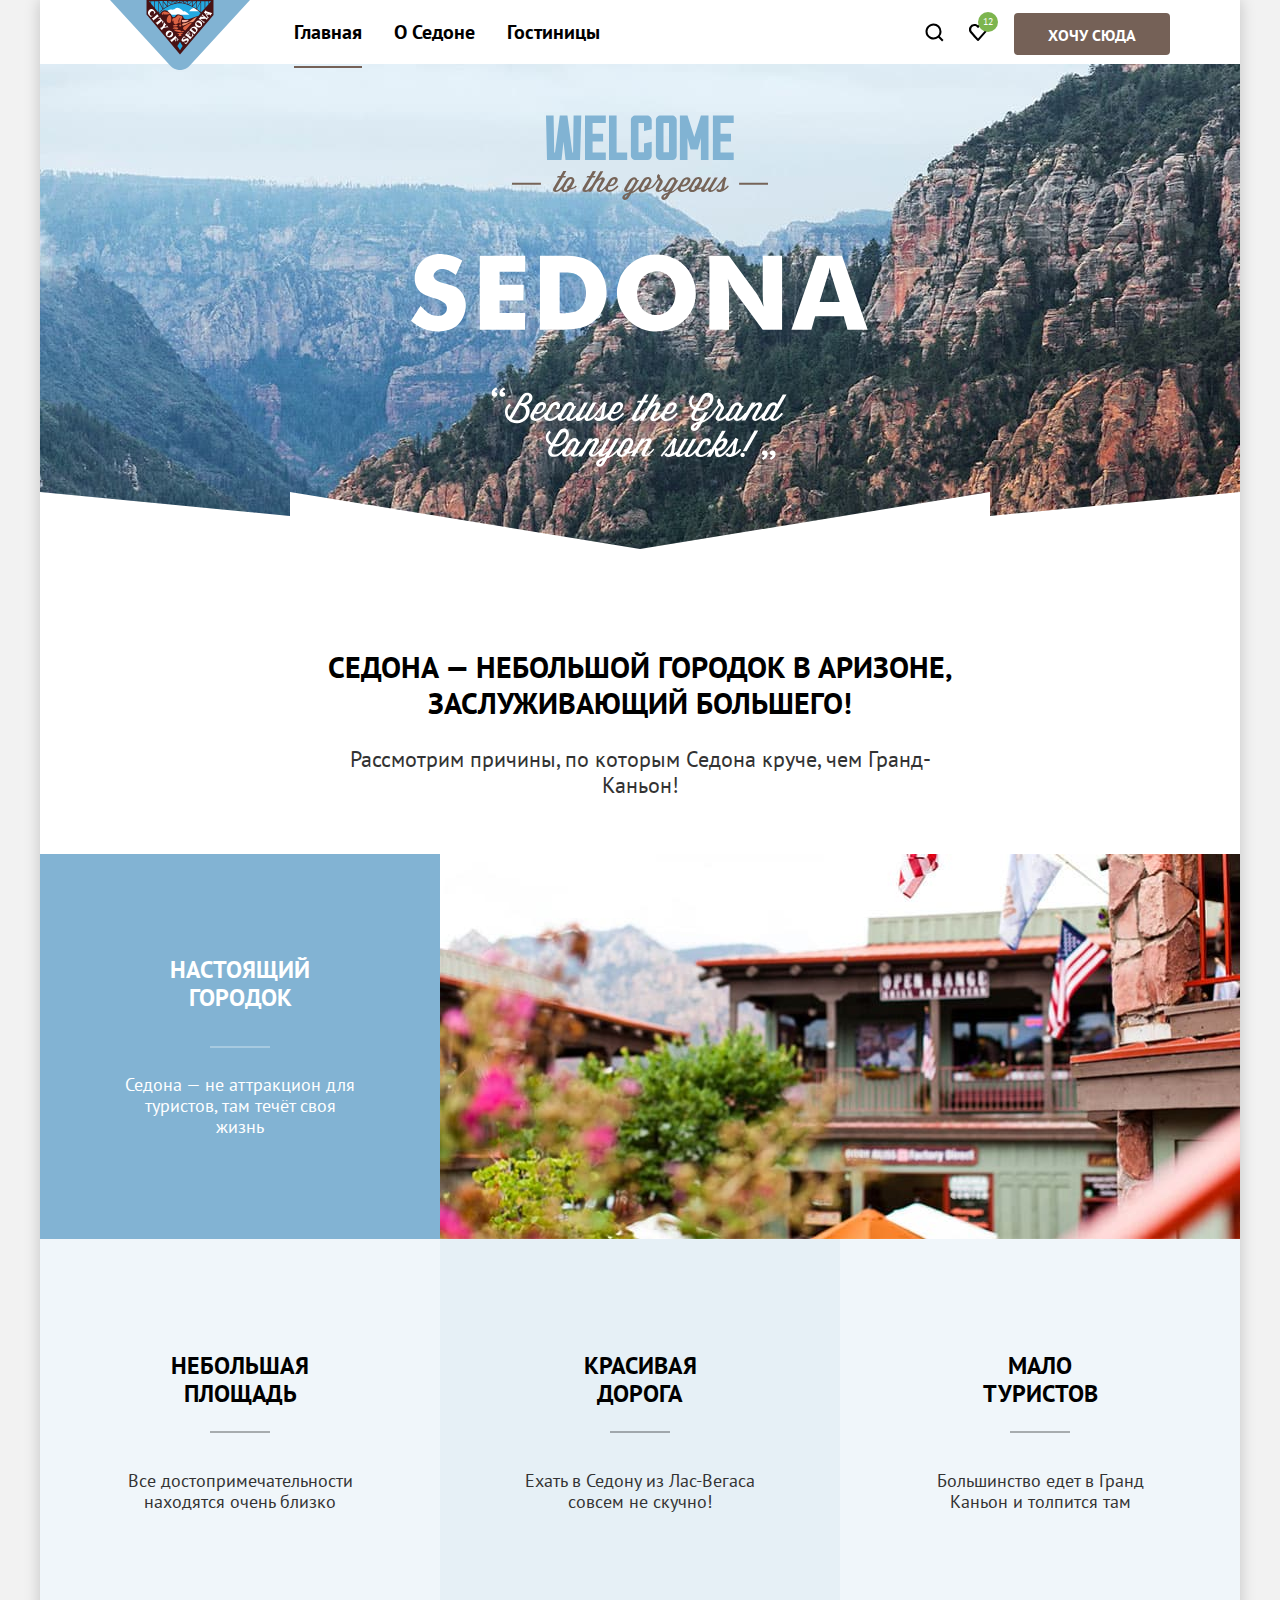
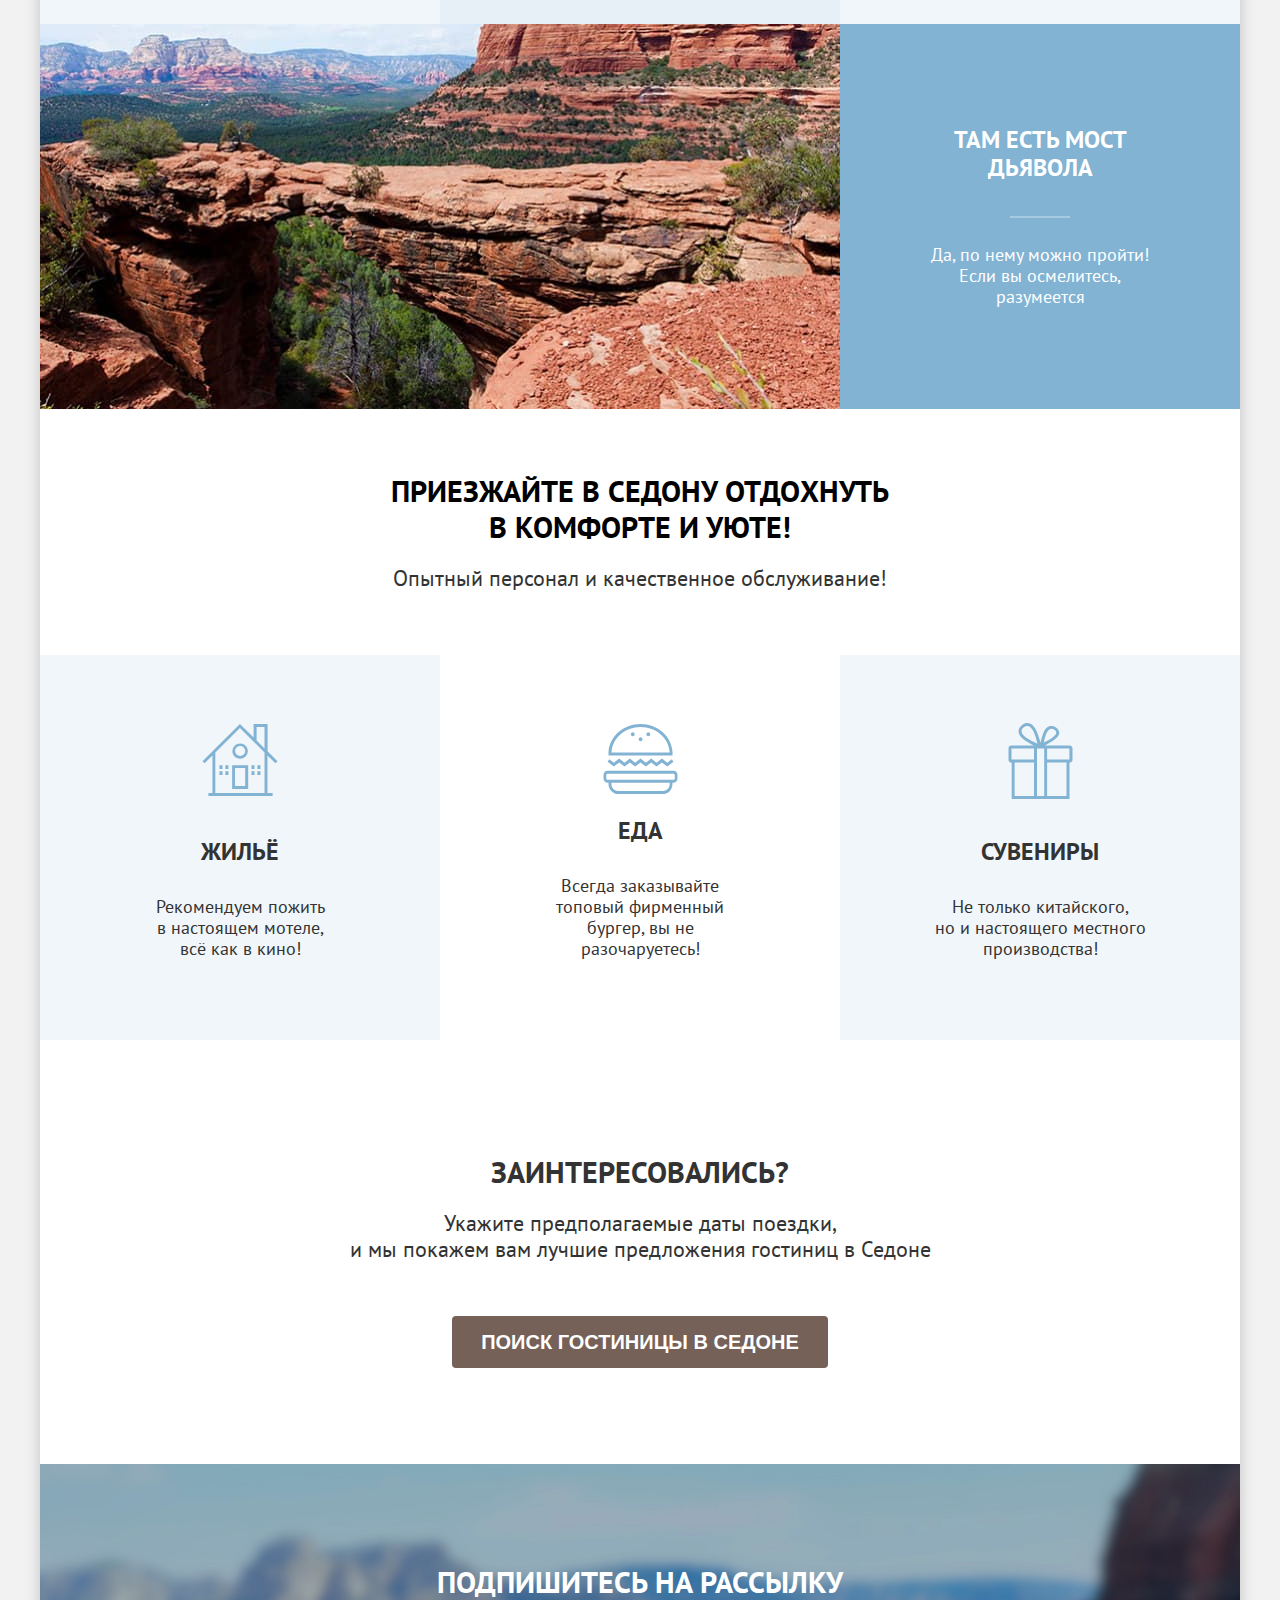
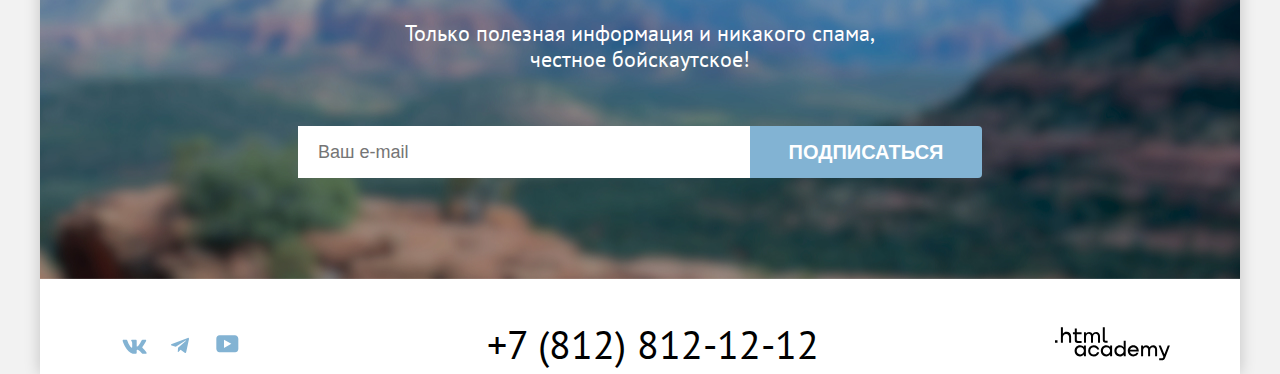
<file: index.html>
<!DOCTYPE html>
<html lang="ru">

  <head>
    <meta charset="utf-8">
    <title>HTML Academy: Седона</title>
    <link rel="stylesheet" href="styles/styles.css">
  </head>

  <body>
    <div class="body__container">
      <header class="header">

        <a href="index.html">
          <img class="header__logo" src="image/logotypes/logotype.svg" width="138" height="64" alt="Логотип сайта">
        </a>

        <nav class="navigation" aria-label="Основная навигация">
          <ul class="navigation__list">
            <li class="navigation__item">
              <a class="navigation__link navigation__link--active" href="index.html"><span class="navigation__text navigation__text--active">Главная</span></a>
            </li>
            <li class="navigation__item">
              <a class="navigation__link" href="#"><span class="navigation__text">О Седоне</span></a>
            </li>
            <li class="navigation__item">
              <a class="navigation__link" href="catalog.html"><span class="navigation__text">Гостиницы</span></a>
            </li>
          </ul>
        </nav>
        <nav class="navigation-user" aria-label="Пользовательская навигация">
          <ul class="navigation-user__list">
            <li class="navigation-user__item">
              <a class="navigation-user__link search" href="#" aria-label="Поиск">
                <span class="visually-hidden">Поиск</span>
              </a>
            </li>
            <li class="navigation-user__item">
              <a class="navigation-user__link favorite" href="#">
                <span class="visually-hidden">Избранное</span>
              </a>
            </li>
            <li class="navigation-user__item">
              <a class="navigation-user__link button" href="#"><span class="button__text">Хочу сюда</span></a>
            </li>
          </ul>
        </nav>
      </header>

      <main class="main-content">
        <section class="hero">
          <img class="hero__image" src="image/welcome.svg"
            alt="Добро пожаловать в Седону. Потому что Гранд-Каньон - отстой!" width="458" height="352">
        </section>

        <section class="advantages">
          <div class="advantage__text-block">
            <h1 class="main-title">Седона — небольшой городок в Аризоне, заслуживающий большего!</h1>
            <h2 class="advantage__title">Рассмотрим причины, по которым Седона круче, чем Гранд-Каньон!</h2>
          </div>
          <div class="advantages__bloks">
            <div class="advantage__block advantage__block-color">
              <div class="advantage__text-section">
              <p class="advantage__text advantage__text-special">Настоящий городок</p>
              <div class="advantage__line advantage__line--white"></div>
              <p class="advantage__description advantage__description-special">Седона — не аттракцион для туристов,
                там течёт своя жизнь</p>
              </div>
            </div>
            <img class="content__photo" src="image/index-content/advantages-photo-1.jpg" width="800" height="385"
              alt="Здание с каменной кладкой и флагами на фоне гор в Седоне, штат Аризона">
            <div class="advantage__block">
              <div class="advantage__text-section">
              <p class="advantage__text">Небольшая площадь</p>
              <div class="advantage__line"></div>
              <p class="advantage__description">Все достопримечательности находятся очень близко</p>
              </div>
            </div>
            <div class="advantage__block advantage__block-darker">
              <div class="advantage__text-section">
              <p class="advantage__text">Красивая дорога</p>
              <div class="advantage__line"></div>
              <p class="advantage__description">Ехать в Седону из Лас-Вегаса совсем не скучно!</p>
              </div>
            </div>
            <div class="advantage__block">
              <div class="advantage__text-section">
              <p class="advantage__text">Мало туристов</p>
              <div class="advantage__line"></div>
              <p class="advantage__description">Большинство едет в Гранд Каньон и толпится там</p>
              </div>
            </div>
            <img class="content__photo" src="image/index-content/advantages-photo-2.jpg" width="800" height="385"
              alt="Мост дьявола в Седоне, штат Аризона">
            <div class="advantage__block advantage__block-color">
              <div class="advantage__text-section">
              <p class="advantage__text advantage__text-special">Там есть мост дьявола</p>
              <div class="advantage__line advantage__line--white"></div>
              <p class="advantage__description advantage__description-special">Да, по нему можно пройти! Если вы
                осмелитесь, разумеется</p>
              </div>
            </div>
          </div>
        </section>

        <section class="recommendation">
          <h2 class="visually-hidden">Рекомендации</h2>
          <div class="recommendation__text-block">
            <h2 class="recommendation__title">Приезжайте в Седону отдохнуть в комфорте и уюте!</h2>
            <p class="recommendation__caption">Опытный персонал и качественное обслуживание!</p>
          </div>
          <ul class="recommendation__list">
            <li class="recommendation__item">
              <div class="recommendation__block">
                <p class="recommendation__text">Жильё</p>
                <p class="recommendation__description">Рекомендуем пожить<br>в настоящем мотеле,<br>всё как в кино!</p>
              </div>
            </li>
            <li class="recommendation__item recommendation__item-light">
              <div class="recommendation__block">
                <p class="recommendation__text">Еда</p>
                <p class="recommendation__description">Всегда заказывайте<br>топовый фирменный бургер, вы не
                  разочаруетесь!</p>
              </div>
            </li>
            <li class="recommendation__item">
              <div class="recommendation__block">
                <p class="recommendation__text">Сувениры</p>
                <p class="recommendation__description">Не только китайского,<br>но и настоящего местного производства!
              </div>
              </p>
            </li>
          </ul>
        </section>

        <section class="input-form">
          <div class="input-form__block">
            <h2 class="visually-hidden">Поиск отеля</h2>
            <p class="input-form__text">Заинтересовались?</p>
            <p class="input-form__description">Укажите предполагаемые даты поездки,<br>и мы покажем вам лучшие
              предложения гостиниц в Седоне</p>
            <button class="input-form-button button" type="button"><span class="input-form-button__text">Поиск гостиницы
                в
                Седоне</span></button>
          </div>
        </section>
      </main>

      <footer class="footer">
        <div class="subscribe__block subscribe__block-decoration">
          <h2 class="subscribe__title">Подпишитесь на рассылку</h2>
          <p class="subscribe__text">Только полезная информация и никакого спама,<br>честное бойскаутское!</p>
          <form class="subscribe__form" action="https://echo.htmlacademy.ru" method="post" id="email-subscribe">
            <label class="visually-hidden" for="email-subscribe">Ваш email:</label>
            <input class="subscribe__input" type="email" id="email-subscribe" name="email" placeholder="Ваш e-mail"
              required>
            <button class="subscribe__button button" type="submit">Подписаться</button>
          </form>
        </div>
        <h2 class="visually-hidden">Ссылки на социальные сети</h2>
        <div class="footer__block">
          <div class="social-media__block">
            <ul class="social-media__list">
              <li class="social-media__item">
                <a class="social-media__link" href="https://vk.com/htmlacademy" target="_blank"
                  rel="noopener noreferrer">
                  <img class="logo-image" src="image/logotypes/vkontakte.svg" alt="Логотип ВКонтакте - социальная сеть">
                </a>
              </li>
              <li class="social-media__item">
                <a class="social-media__link" href="https://t.me/htmlacademy" target="_blank" rel="noopener noreferrer">
                  <img class="logo-image" src="image/logotypes/telegram.svg" alt="Логотип Telegram - мессенджер">
                </a>
              </li>
              <li class="social-media__item">
                <a class="social-media__link" href="https://www.youtube.com/user/htmlacademyru" target="_blank"
                  rel="noopener noreferrer">
                  <img class="logo-image" src="image/logotypes/youtube.svg" alt="Логотип Youtube - видеохостинг">
                </a>
              </li>
            </ul>
          </div>
          <div class="telephone__block">
            <p class="telephone">
              <a class="telephone-link" href="tel:+78128121212">+7 (812) 812-12-12</a>
            </p>
          </div>
          <a class="copyright" href="https://htmlacademy.ru/">
            <img class="copyright-image" src="image/logotypes/HTML-Academy.svg" alt="Логотип HTML Academy">
          </a>
        </div>
      </footer>
    </div>
  </body>

</html>
</file>
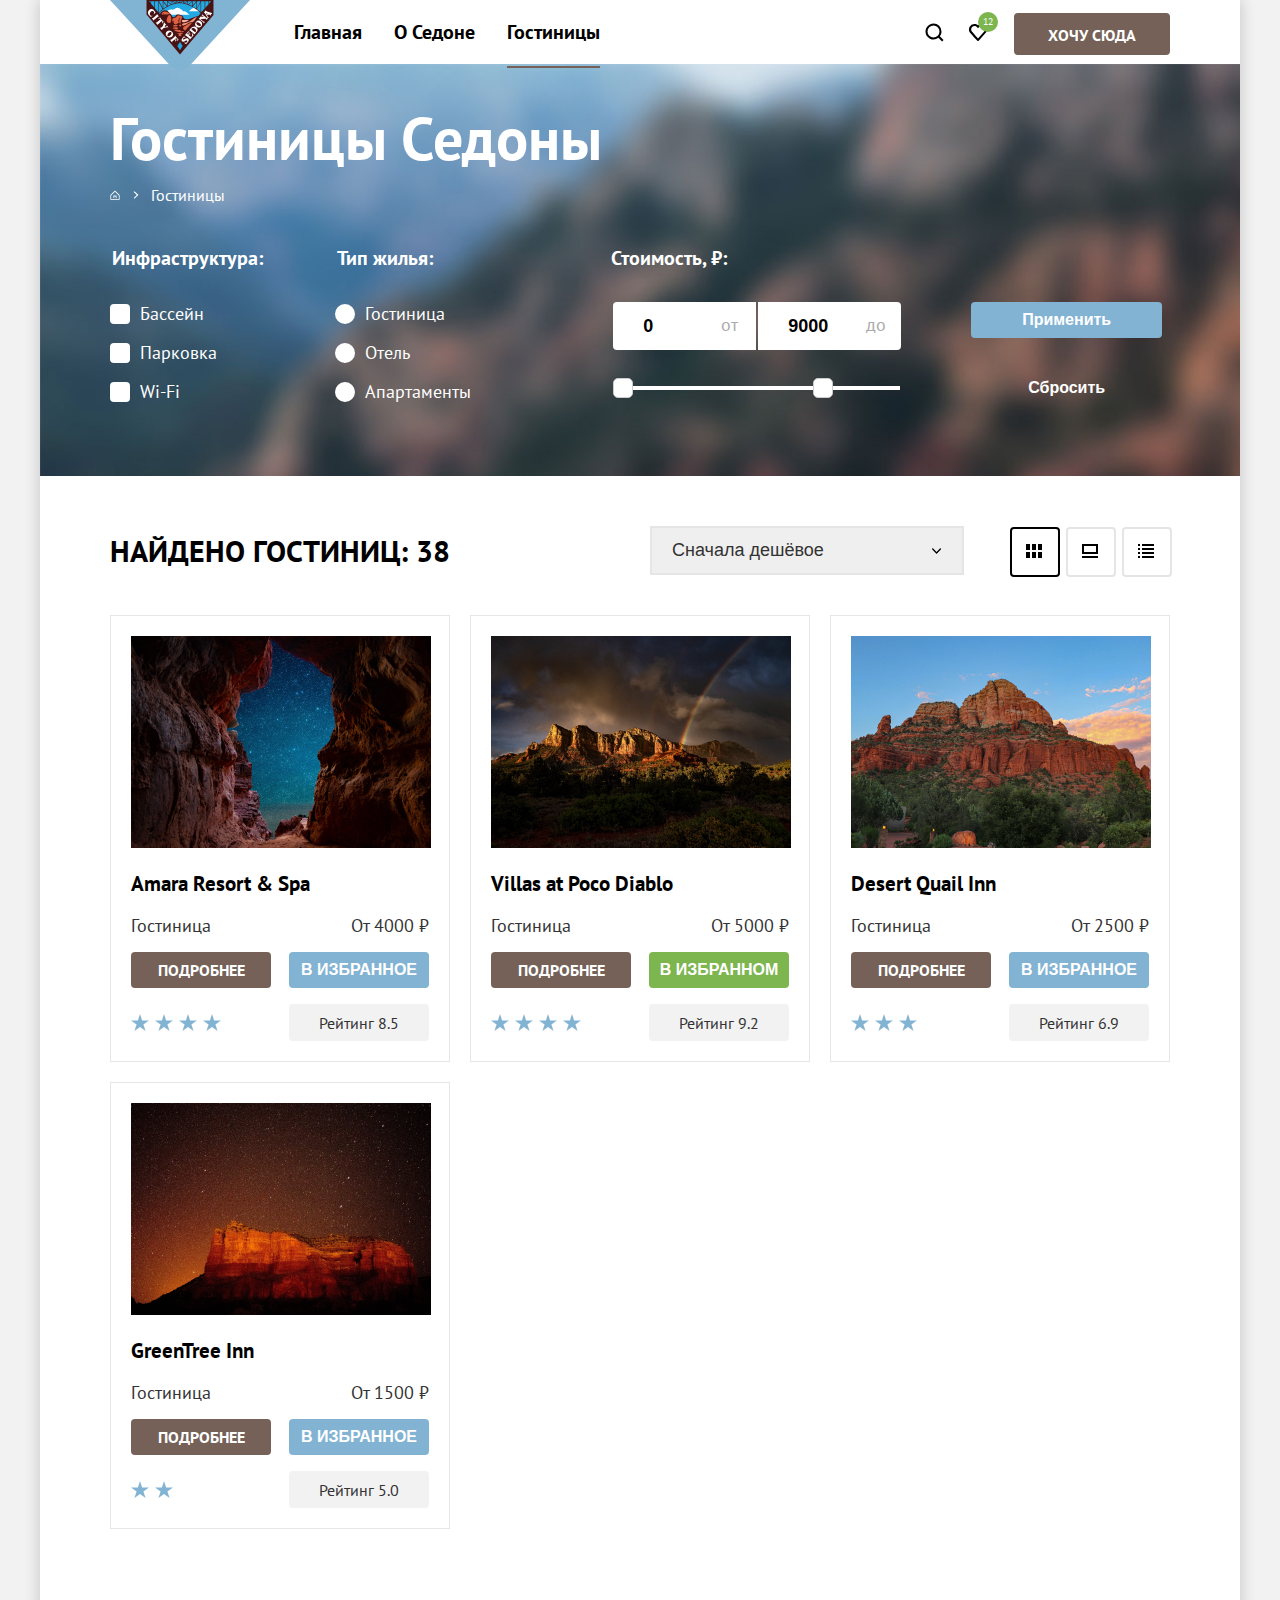
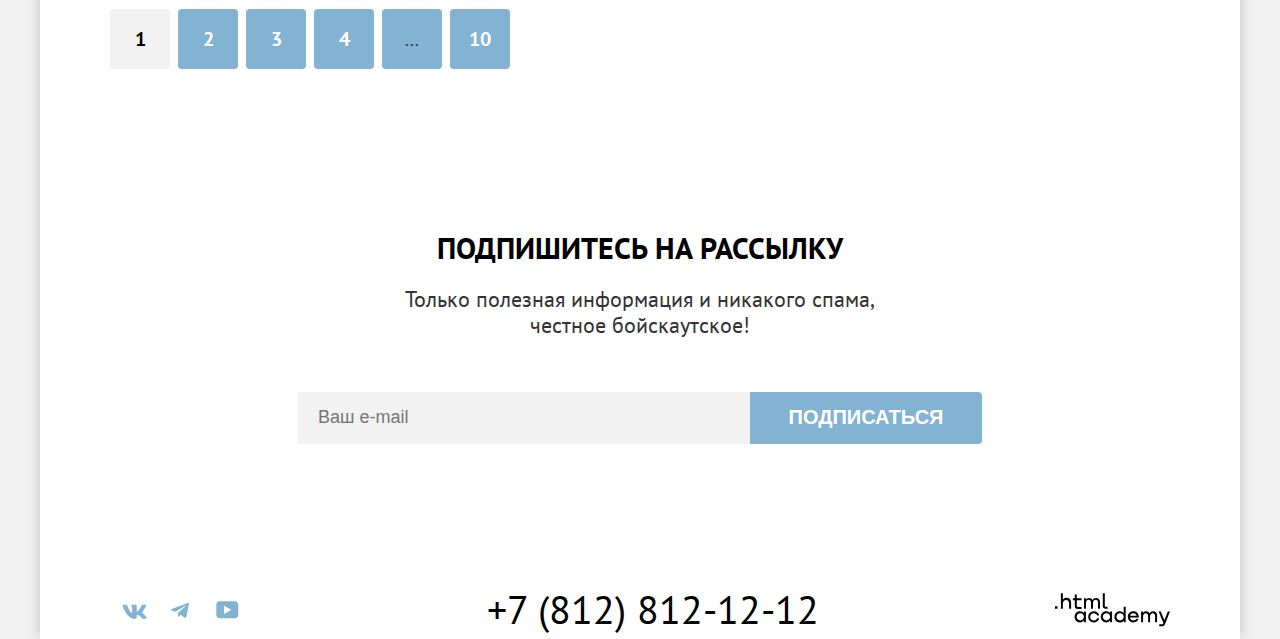
<file: catalog.html>
<!DOCTYPE html>
<html lang="ru">

  <head>
    <meta charset="utf-8">
    <title>HTML Academy: Седона</title>
    <link rel="stylesheet" href="styles/styles.css">
  </head>

  <body>
    <div class="body__container">
      <header class="header">

        <a href="index.html">
          <img class="header__logo" src="image/logotypes/logotype.svg" width="138" height="64" alt="Логотип сайта">
        </a>

        <nav class="navigation" aria-label="Основная навигация">
          <ul class="navigation__list">
            <li class="navigation__item">
              <a class="navigation__link navigation__link--active" href="index.html"><span class="navigation__text">Главная</span></a>
            </li>
            <li class="navigation__item">
              <a class="navigation__link" href="#"><span class="navigation__text">О Седоне</span></a>
            </li>
            <li class="navigation__item">
              <a class="navigation__link" href="catalog.html"><span class="navigation__text navigation__text--active">Гостиницы</span></a>
            </li>
          </ul>
        </nav>
        <nav class="navigation-user" aria-label="Пользовательская навигация">
          <ul class="navigation-user__list">
            <li class="navigation-user__item">
              <a class="navigation-user__link search" href="#" aria-label="Поиск">
                <span class="visually-hidden">Поиск</span>
              </a>
            </li>
            <li class="navigation-user__item">
              <a class="navigation-user__link favorite" href="#">
                <span class="visually-hidden">Избранное</span>
              </a>
            </li>
            <li class="navigation-user__item">
              <a class="navigation-user__link button" href="#"><span class="button__text">Хочу сюда</span></a>
            </li>
          </ul>
        </nav>
      </header>

    <main class="filters__catalog">
      <header class="filters__header">
        <h1 class="catalog-title">Гостиницы Седоны</h1>
        <ul class="breadcrumbs">
          <li class="breadcrumbs__item">
            <a class="breadcrumbs__link" href="index.html"><span class="visually-hidden">Главная</span></a>
          </li>
          <li class="breadcrumbs__item">
            <a class="breadcrumbs__link" href="#"><span class="visually-hidden">Переход на следующую
                страницу</span></a>
          </li>
          <li class="breadcrumbs__item">
            <a class="breadcrumbs__link" href="catalog.html" aria-label="Вы здесь">Гостиницы</a>
          </li>
        </ul>
      </header>

      <section class="search-filters">
        <h2 class="visually-hidden">Выберите ваши предпочтения:</h2>
        <form class="search-filters__prodduct" action="https://echo.htmlacademy.ru/" method="post">

          <fieldset class="infrastructure">
            <legend class="infrastructure__title">Инфраструктура:</legend>

            <ul class="infrastructure__list">
              <li class="infrastructure__item">
                <label class="control">
                  <input class="infrastructure__checkbox" type="checkbox" name="swimming-pool" value="Бассейн"
                    id="filter-infrastructure-swimming-pool">
                  <span class="infrastructure__value">Бассейн</span>
                </label>
              </li>

              <li class="filter__item">
                <label class="control">
                  <input class="infrastructure__checkbox" type="checkbox" name="filter-infrastructure-parking"
                    value="Парковка" id="filter-infrastructure-parking">
                  <span class="infrastructure__value">Парковка</span>
                </label>
              </li>

              <li class="filter__item">
                <label class="control">
                  <input class="infrastructure__checkbox" type="checkbox" name="filter-infrastructure-wifi"
                    value="Wi-Fi" id="filter-infrastructure-wifi">
                  <span class="infrastructure__value">Wi-Fi</span>
                </label>
              </li>
            </ul>
          </fieldset>

          <fieldset class="housing">
            <legend class="housing__title">Тип жилья:</legend>

            <ul class="filter__list">
              <li class="filter__item">
                <label class="control">
                  <input class="control-radio" type="radio" name="type-housing" value="Гостиница" id="type-housing-inn">
                  <span class="control__value">Гостиница</span>
                </label>
              </li>

              <li class="filter__item">
                <label class="control">
                  <input class="control-radio" type="radio" name="type-housing" value="Отель" id="type-housing-hotel">
                  <span class="control__value">Отель</span>
                </label>
              </li>

              <li class="filter__item">
                <label class="control">
                  <input class="control-radio" type="radio" name="type-housing" value="Апартаменты"
                    id="type-housing-guesthouse">
                  <span class="control__value">Апартаменты</span>
                </label>
              </li>
            </ul>
          </fieldset>

          <fieldset class="price">
            <legend class="price__title">Стоимость, ₽:</legend>

            <div class="test">
            <div class="input-container">
              <span class="placeholder">от</span>
              <input type="number" value="0">
            </div>

            <div class="input-container">
              <span class="placeholder">до</span>
              <input type="number" value="9000">
            </div>
            </div>
            <div class="slider">
              <input class="slider__input" type="range" min="0" max="100" value="0" id="range1">
              <input class="slider__input" type="range" min="0" max="100" value="75" id="range2">
            </div>


          </fieldset>
          <ul class="price__box-button">
            <li>
              <button class="button-apply" type="submit"><span class="button__text">Применить</span></button>
            </li>
            <li>
              <button class="button-reset" type="reset"><span class="button__text">Сбросить</span></button>
            </li>
          </ul>
        </form>

      </section>
    </main>

    <section class="search-results">

      <div class="search-results__header">
        <h2 class="search-results__title">Найдено гостиниц: 38</h2>
        <div class="select-container">
          <select class="select-sort" aria-label="Сортировка">
          <option value="cheap">Сначала дешёвое</option>
        </select>
        </div>
        <ul class="search-results__list">
          <li class="search-results__item">
            <a href="#" class="display-button display-button-active">
              <span class="visually-hidden" aria-label="Выбран сейчас">Показать таблицу</span>
            </a>
          </li>
          <li class="search-results__item">
            <a class="display-button" href="#">
              <span class="visually-hidden">Показать карточки</span>
            </a>
          </li>
          <li class="search-results__item">
            <a href="#" class="display-button">
              <span class="visually-hidden">Показать список</span>
            </a>
          </li>
        </ul>
      </div>

      <div class="product-card__section">
        <ul class="product-card__list">
          <li class="product-card__item">
            <a class="product-card__link" href="#">
              <img class="product-card__image" src="image/catalog-content/product-card-image-1.jpg" alt="">
              <h3 class="product-card__title">Amara Resort & Spa</h3>
            </a>
            <div class="about-hotel">
              <span class="product-card-text">Гостиница</span>
              <b class="product-card__price">От 4000 ₽</b>
              <a class="more" href="#"><span class="button__text">Подробнее</span></a>
              <button class="product-card__button bookmarks">
                <span class="button__text">В Избранное</span>
              </button>
              <span class="visually-hidden">Звёздность отеля</span>
              <div class="stars">
                <i class="star" data-value="1"></i>
                <i class="star" data-value="2"></i>
                <i class="star" data-value="3"></i>
                <i class="star" data-value="4"></i>
              </div>
              <div class="rating">
                <span class="rating__text">Рейтинг 8.5</span>
              </div>
            </div>

          </li>
          <li class="product-card__item">
            <a class="product-card__link" href="#">
              <img class="product-card__image" src="image/catalog-content/product-card-image-2.jpg" alt="">
              <h3 class="product-card__title">Villas at Poco Diablo</h3>
            </a>
            <div class="about-hotel">
              <span class="product-card-text">Гостиница</span>
              <b class="product-card__price">От 5000 ₽</b>
              <a class="more" href="#"><span class="button__text">Подробнее</span></a>
              <button class="product-card__button bookmarks switch-on">
                <span class="button__text">В Избранном</span>
              </button>
              <span class="visually-hidden">Звёздность отеля</span>
              <div class="stars">
                <i class="star" data-value="1"></i>
                <i class="star" data-value="2"></i>
                <i class="star" data-value="3"></i>
                <i class="star" data-value="4"></i>
              </div>
              <div class="rating">
                <span class="rating__text">Рейтинг 9.2</span>
              </div>
            </div>
          </li>
          <li class="product-card__item">
            <a class="product-card__link" href="#">
              <img class="product-card__image" src="image/catalog-content/product-card-image-3.jpg" alt="">
              <h3 class="product-card__title">Desert Quail Inn</h3>
            </a>
            <div class="about-hotel">
              <span class="product-card-text">Гостиница</span>
              <b class="product-card__price">От 2500 ₽</b>
              <a class="more" href="#"><span class="button__text">Подробнее</span></a>
              <button class="product-card__button bookmarks">
                <span class="button__text">В Избранное</span>
              </button>
              <span class="visually-hidden">Звёздность отеля</span>
              <div class="stars">
                <i class="star" data-value="1"></i>
                <i class="star" data-value="2"></i>
                <i class="star" data-value="3"></i>
              </div>
              <div class="rating">
                <span class="rating__text">Рейтинг 6.9</span>
              </div>
            </div>
          </li>
          <li class="product-card__item">
            <a class="product-card__link" href="#">
              <img class="product-card__image" src="image/catalog-content/product-card-image-4.jpg" alt="">
              <h3 class="product-card__title">GreenTree Inn</h3>
            </a>
            <div class="about-hotel">
              <span class="product-card-text">Гостиница</span>
              <b class="product-card__price">От 1500 ₽</b>
              <a class="more" href="#"><span class="button__text">Подробнее</span></a>
              <button class="product-card__button bookmarks">
                <span class="button__text">В Избранное</span>
              </button>
              <span class="visually-hidden">Звёздность отеля</span>
              <div class="stars">
                <i class="star" data-value="1"></i>
                <i class="star" data-value="2"></i>
              </div>
              <div class="rating">
                <span class="rating__text">Рейтинг 5.0</span>
              </div>
            </div>
          </li>
        </ul>
      </div>
      <ul class="pagination">
        <li class="pagination__item pagination__item-active"aria-label="Вы здесь">
          <a class="pagination__link pagination__link-active" href="#">1</a>
        </li>
        <li class="pagination__item">
          <a class="pagination__link" href="#">2</a>
        </li>
        <li class="pagination__item">
          <a class="pagination__link" href="#">3</a>
        </li>
        <li class="pagination__item">
          <a class="pagination__link" href="#">4</a>
        </li>
        <li class="pagination__item">
          <p class="pagination__text" href="#">...</p>
        </li>
        <li class="pagination__item">
          <a class="pagination__link" href="#">10</a>
        </li>
      </ul>
    </section>

    <footer class="footer">
      <div class="subscribe__block">
        <h2 class="subscribe__title subscribe__title-dark">Подпишитесь на рассылку</h2>
        <p class="subscribe__text subscribe__text-dark">Только полезная информация и никакого спама,<br>честное
          бойскаутское!</p>
        <form class="subscribe__form" action="https://echo.htmlacademy.ru" method="post" id="email-subscribe">
          <label class="visually-hidden" for="email-subscribe">Ваш email:</label>
          <input class="subscribe__input subscribe__input-darker" type="email" id="email-subscribe" name="email"
            placeholder="Ваш e-mail" required>
          <button class="subscribe__button button" type="submit">Подписаться</button>
        </form>
      </div>
      <h2 class="visually-hidden">Ссылки на социальные сети</h2>
      <div class="footer__block">
        <div class="social-media__block">
          <ul class="social-media__list">
            <li class="social-media__item">
              <a class="social-media__link" href="https://vk.com/htmlacademy" target="_blank" rel="noopener noreferrer">
                <img class="logo-image" src="image/logotypes/vkontakte.svg" alt="Логотип ВКонтакте - социальная сеть">
              </a>
            </li>
            <li class="social-media__item">
              <a class="social-media__link" href="https://t.me/htmlacademy" target="_blank" rel="noopener noreferrer">
                <img class="logo-image" src="image/logotypes/telegram.svg" alt="Логотип Telegram - мессенджер">
              </a>
            </li>
            <li class="social-media__item">
              <a class="social-media__link" href="https://www.youtube.com/user/htmlacademyru" target="_blank"
                rel="noopener noreferrer">
                <img class="logo-image" src="image/logotypes/youtube.svg" alt="Логотип Youtube - видеохостинг">
              </a>
            </li>
          </ul>
        </div>
        <div class="telephone__block">
          <p class="telephone">
            <a class="telephone-link" href="tel:+78128121212">+7 (812) 812-12-12</a>
          </p>
        </div>
        <a class="copyright" href="https://htmlacademy.ru/">
          <img class="copyright-image" src="image/logotypes/HTML-Academy.svg" alt="Логотип HTML Academy">
        </a>
      </div>
    </footer>
  </div>
  </body>

</html>
</file>
<file: styles/styles.css>
/*Шрифты*/
@font-face {
  font-family: "PT Sans";
  font-style: normal;
  font-weight: 700;
  src: url("../fonts/ptsans-700.woff2") format("woff2");
  font-display: swap;
}

@font-face {
  font-family: "PT Sans";
  font-style: normal;
  font-weight: 400;
  src: url("../fonts/ptsans-400.woff2") format("woff2");
  font-display: swap;
}


/*Глобальные*/
.visually-hidden {
  position: absolute;
  width: 1px;
  height: 1px;
  margin: -1px;
  padding: 0;
  clip: rect(0, 0, 0, 0);
  border: 0;
  overflow: hidden;
}

html {
  height: 100%;
}

body {
  font-family: PT Sans;
  font-size: 18px;
  font-weight: 400;
  line-height: 21px;
  color: #333333;
  background-color: #F2F2F2;
  min-height: 100%;
  display: flex;
  flex-direction: column;
  margin: 0;
  padding: 0;
}

.body__container {
  margin: 0 auto;
  width: 1200px;
  min-width: 1200px;
  box-shadow: 0 0 15px 0 #00000033;
}

.main-content {
  flex-grow: 1;
}

.button {
  background-color: #756157;
  color: #FFFFFF;
  padding: 8px 50px;
  border-radius: 4px;
  font-weight: 700;
  font-size: 20px;
  text-align: center;
  text-transform: uppercase;
  border-style: none;
  cursor: pointer;
}

/*Навигация*/
.header {
  display: flex;
  background-color: #FFFFFF;
  height: 64px;
}

.navigation {
  display: flex;
  padding: 0;
  width: 339px;
  min-height: 64px;
  margin: 0 0 0 238px;
  border: none;
}

.header__logo {
  width: 140px;
  height: 70px;
  margin-left: 70px;
  display: block;
  position: absolute;
}

.navigation__list {
  display: flex;
  /*Ставит в ряд*/
  flex-wrap: wrap;
  /*Переполнение работает*/
  align-items: center;
  list-style: none;
  padding: 0;
  margin: 0;
}

.navigation__link {
  color: black;
  text-decoration: none;
  padding: 20px 16px;
  font-family: PT Sans;
  font-size: 20px;
  font-weight: 700;
  line-height: 24px;
}

.navigation__text--active{
  border-bottom: 2px solid #756157;
  padding-bottom: 21px;
}

.navigation-user{
  margin-left: auto;
}

.navigation-user__list {
  display: flex;
  flex-wrap: wrap;
  align-items: center;
  list-style: none;
  padding: 0;
  margin: 0 70px 0 auto;
  max-width: 268px;
  min-height: 64px;
}

.navigation-user__link {
  color: #000000;
  text-decoration: none;
  font-family: PT Sans;
  font-size: 20px;
  font-weight: 700;
  line-height: 24px;
  padding: 0;
}

.navigation-user__link.button:hover{
  background-color: #615048;
}

.navigation-user__link.button:focus{
  background-color: #615048;
}

.navigation-user__link.button:active{
  color: #FFFFFF4D;
  background-color: #756157;
}

.navigation-user__link.button:disabled{
  background-color: #E5E5E5;
}

.search {
  display: inline-block;
  /* Позволяет задавать размеры иконки */
  min-width: 20px;
  /* Ширина иконки */
  min-height: 20px;
  /* Высота иконки */
  background-image: url('../image/navigation-icons/search.svg');
  /* Путь к изображению иконки */
  background-repeat: no-repeat;
  /* Не повторяем изображение */
  background-position: center;
  /* Центрируем изображение */
  border: none;
  /* Убираем границы */
  padding: 22px 12px;
  /* Убираем внутренние отступы */
}

.favorite {
  display: inline-block;
  /* Позволяет задавать размеры иконки */
  min-width: 20px;
  /* Ширина иконки */
  min-height: 20px;
  /* Высота иконки */
  background-image: url('../image/navigation-icons/heart.svg');
  /*Путь к изображению иконки */
  background-repeat: no-repeat;
  /* Не повторяем изображение */
  background-position: center;
  /* Центрируем изображение */
  border: none;
  /* Убираем границы */
  padding: 22px 12px;
  /* Убираем внутренние отступы */
  position: relative;
}

.favorite::after {
  content: '12'; /* Текст, который будет отображаться */
  position: absolute; /* Позволяет позиционировать элемент относительно родителя */
  top: 1; /* Положение сверху */
  right: 1; /* Положение справа */
  transform: translate(50%, -50%); /* Центрируем круг относительно текста */
  width: 20px; /* Ширина круга */
  height: 20px; /* Высота круга */
  background-color: #7DB54F; /* Цвет круга */
  color: white; /* Цвет текста */
  border-radius: 50%; /* Делаем круг */
  display: flex; /* Для центрирования текста */
  align-items: center; /* Вертикальное центрирование текста */
  justify-content: center; /* Горизонтальное центрирование текста */
  font-size: 10px; /* Размер шрифта */
  font-family: PT Sans;
  font-weight: 400;
}

header .button {
  padding: 8px 34px;
  margin-left: 14px;
  line-height: 20px;
  color: #FFFFFF;
}

header .button__text {
  font-size: 16px;
}

/*Блок герой*/
.hero {
  background-image: url(../image/divider.svg), url(../image/background/background.jpg);
  background-repeat: no-repeat;
  background-color: #3d3f8052;
  min-height: 485px;
  background-position: bottom, 100%;
}

.hero__image {
  margin: 51px 371px 0 371px;
}

/*Блок с преимуществами*/
.advantages {
  display: flex;
  flex-wrap: wrap;
  background-color: #FFFFFF;
  justify-content: space-between;
  align-items: center;
  margin: 0;
}

.advantage__text-block {
  justify-content: center;
  align-items: center;
  display: flex;
  flex-direction: column;
  row-gap: 25px;
  min-height: 261px;
  padding: 0 22.8%;
  margin-top: 44px;
  max-height: 620px;
}

.main-title {
  font-size: 30px;
  font-weight: 700;
  line-height: 36px;
  text-align: center;
  color: #000000;
  margin: 0;
  text-transform: uppercase;
  word-wrap: break-word;
  overflow-wrap: break-word;
}

.advantage__title {
  font-size: 22px;
  line-height: 26px;
  text-align: center;
  font-weight: 400;
  word-wrap: break-word;
  overflow-wrap: break-word;
  margin: 0;
}

.advantages__bloks{
  display: flex;
  flex-wrap: wrap;
  justify-content: space-between;
}

.advantage__block {
  display: flex;
  flex-direction: column;
  align-items: center;
  justify-content: center;
  width: 400px;
  min-height: 385px;
  text-align: center;
  background: #83B3D31F;
}

.advantage__text-section{
  display: flex;
  flex-direction: column;
  align-items: center;
  justify-content: center;
  row-gap: 62px;
  width: 230px;
  height: auto;
}

.advantage__text {
  font-size: 24px;
  font-weight: 700;
  line-height: 28px;
  margin: 0;
  color: #000000;
  text-transform: uppercase;
  word-wrap: break-word;
  overflow-wrap: break-word;
  width: 175px;
}

.advantage__line{
  position: absolute;
  width: 60px;
  height: 2px;
  background: #0000004D;
}

.advantage__line--white{
  background-color: #FFFFFF4D;
}

.advantage__description {
  margin: 0;
  word-wrap: break-word;
  overflow-wrap: break-word;
  width: 230px;
}

.advantage__block-color {
  background-color: #82b3d3;
}

.advantage__block-darker {
  background-color: #83B3D333;
  ;
}

.advantage__text-special {
  color: #FFFFFF;
}

.advantage__description-special {
  color: #FFFFFF;
}

/*Блок с рекомендациями*/
.recommendation {
  display: flex;
  background-color: #FFFFFF;
  flex-wrap: wrap;
  align-items: center;
  justify-content: center;
}

.recommendation__text-block {
  display: flex;
  flex-direction: column;
  align-items: center;
  justify-content: center;
  width: 1200px;
  min-height: 246px;
  row-gap: 20px;
  margin-left: 347.5px;
  margin-right: 347.5px;
}

.recommendation__title {
  font-size: 30px;
  font-weight: 700;
  line-height: 36px;
  text-align: center;
  margin: 0;
  color: #000000;
  text-transform: uppercase;
  word-wrap: break-word;
  overflow-wrap: break-word;
}

.recommendation__caption {
  font-size: 22px;
  line-height: 26px;
  text-align: center;
  word-wrap: break-word;
  overflow-wrap: break-word;
  margin: 0;
}

.recommendation__list {
  display: flex;
  justify-content: center;
  list-style: none;
  padding: 0;
  margin: 0;
}

.recommendation__block {
  width: 400px;
  height: auto;
  min-height: 385px;
  display: flex;
  flex-direction: column;
  justify-content: end;
  align-items: center;
}

.recommendation__item:nth-child(1) .recommendation__block {
  background-image: url(../image/decoration-icons/house.svg);
  background-repeat: no-repeat;
  background-position-x: 50%;
  background-position-y: 22%;
  background-color: #83B3D31F;
}

.recommendation__item:nth-child(2) .recommendation__block {
  background-image: url(../image/decoration-icons/food.svg);
  background-repeat: no-repeat;
  background-position-x: 50%;
  background-position-y: 22%;
}

.recommendation__item:nth-child(3) .recommendation__block {
  background-image: url(../image/decoration-icons/price.svg);
  background-repeat: no-repeat;
  background-position-x: 50%;
  background-position-y: 22%;
  background-color: #83B3D31F;
}

.recommendation__text {
  font-size: 24px;
  font-weight: 700;
  line-height: 28px;
  margin: 0;
  text-transform: uppercase;
  word-wrap: break-word;
  overflow-wrap: break-word;
  margin-bottom: 30px;
}

.recommendation__description {
  font-size: 18px;
  line-height: 21px;
  margin: 0;
  text-align: center;
  width: 230px;
  word-wrap: break-word;
  overflow-wrap: break-word;
  margin-bottom: 81px;
}

.footer {
  background-color: #FFFFFF;
}

.input-form {
  display: flex;
  background-color: #FFFFFF;
  min-height: 406px;
  margin: 0;
  justify-content: center;
}

.input-form__block {
  flex-direction: column;
  display: flex;
  row-gap: 20px;
  align-items: center;
  justify-content: center;
}

.subscribe__input-darker {
  background-color: #F2F2F2;
}

.input-form__text {
  font-size: 30px;
  font-weight: 700;
  line-height: 36px;
  text-align: center;
  margin: 0;
  padding: 0;
  text-transform: uppercase;
  word-wrap: break-word;
  overflow-wrap: break-word;
}

.input-form__description {
  font-size: 22px;
  line-height: 26px;
  text-align: center;
  margin: 0;
  padding: 0;
  word-wrap: break-word;
  overflow-wrap: break-word;
}

.input-form-button {
  width: 376px;
  height: 52px;
  border-radius: 4px;
  text-align: center;
  padding: 0;
  margin-top: 34px;
}

.subscribe__block {
  display: flex;
  flex-direction: column;
  justify-content: center;
  row-gap: 20px;
  min-height: 414.86px;
}

.subscribe__block-decoration {
  background-image: url(../image/background/background-blur-index.jpg);
  background-repeat: no-repeat;
  background-color: #a0c2d8;
  background-size: cover;
}

.subscribe__title {
  font-size: 30px;
  font-weight: 700;
  line-height: 36px;
  text-align: center;
  color: #FFFFFF;
  margin: 0;
  text-transform: uppercase;
}

.subscribe__title-dark {
  color: #000000;
}

.subscribe__text {
  font-size: 22px;
  line-height: 26px;
  text-align: center;
  color: #FFFFFF;
  margin: 0;
}

.subscribe__text-dark {
  color: #333333;
}

.subscribe__form {
  margin: 34px auto 0 auto;
  display: flex;
}

.subscribe__input {
  margin: 0;
  padding: 0;
  outline: none;
  width: 432px;
  height: 52px;
  border: 0;
  padding-left: 20px;
  font-size: 18px;
  font-weight: 400;
  line-height: 24px;
  text-align: left;
}

.subscribe__button {
  background-color: #82B3D3;
  width: 232px;
  height: 52px;
  border-radius: 0 4px 4px 0;
  padding: 0;
}

.footer__block {
  display: flex;
  margin-top: 40px;
  margin-left: 70px;
  margin-right: 70px;
}

.social-media__block {
  margin: 5px 0 5px 0;
}

.social-media__list {
  display: flex;
  flex-wrap: wrap;
  list-style: none;
  max-width: 142px;
  padding: 0;
  margin: 0;
}

.social-media__item{
  width: 47.33px;
  height: 40px;
}

.social-media__list .social-media__item:nth-child(1) {
  padding: 13px 11.67px 13px 11.67px;
  border: none;
  width: 23px;
  height: 14px;
}

.social-media__list .social-media__item:nth-child(2) {
  padding: 12px 14.67px 12.9px 14.67px;
  border: none;
  width: 18px;
  height: 15.1px;
}

.social-media__list .social-media__item:nth-child(3) {
  padding: 11.5px 12.67px 11.5px 12.67px;
  border: none;
  width: 22px;
  height: 17px;
}

.telephone {
  margin: 0;
  margin-left: 236.5px;
  margin-right: 235.5px;
  margin-top: 5px;
  margin-bottom: 5px;
}

.telephone-link {
  font-size: 40px;
  font-weight: 400;
  line-height: 40px;
  text-align: center;
  color: #000000;
  text-decoration: none;
  white-space: nowrap;
}

.copyright{
  margin-left: auto;
}

.copyright-image {
  margin: 8.5px 0 8.5px 0;
}

/* каталог начало */

.catalog-title {
  font-size: 60px;
  font-weight: 700;
  line-height: 78px;
  margin: 0 0 8px 0;
  color: #FFFFFF;
}

.breadcrumbs {
  margin-top: 8px;
  display: flex;
  flex-wrap: wrap;
  list-style: none;
  padding: 0;
  margin: 0;
}

.breadcrumbs__item:not(:first-child) {
  margin-left: 10px;
}

.breadcrumbs__item:nth-child(1) {
  display: flex;
  margin-top: auto;
  margin-bottom: auto;
  width: 13px;
  height: 15px;
}

.breadcrumbs__item:nth-child(1) .breadcrumbs__link {
  margin-top: auto;
  margin-bottom: auto;
  background-image: url('../image/Breadcrumbs/home-breadcrumbs.svg');
  background-repeat: no-repeat;
  display: inline-block;
  /* Чтобы отобразить фон */
  width: 12px;
  height: 12px;
  background-size: contain;
}

.breadcrumbs__item:nth-child(2) {
  display: flex;
  width: 8px;
  height: 19.94px;
  margin-top: auto;
  margin-bottom: auto;
}

.breadcrumbs__item:nth-child(2) .breadcrumbs__link {
  background-image: url('../image/Breadcrumbs/breadcrumbs.svg');
  background-repeat: no-repeat;
  display: inline-block;
  /* Чтобы отобразить фон */
  width: 6.39px;
  height: 9.94px;
  margin-top: auto;
  margin-bottom: auto;
  background-size: contain;
}

.breadcrumbs__item:nth-child(3) {
  display: flex;
  margin-top: auto;
  margin-bottom: auto;
}

.breadcrumbs__link {
  text-decoration: none;
  color: #FFFFFF;
  font-size: 16px;
  text-align: center;
}

/* удалить начало */

.control {
  display: flex;
  align-items: center;
  cursor: pointer;
}

.infrastructure__checkbox {
  /* Скрываем стандартный чекбокс */
  display: none;
}

.infrastructure__value {
  position: relative;
  padding-left: 30px;
  /* Отступ для квадратного элемента */
  cursor: pointer;
}

.infrastructure__value::before {
  content: '';
  position: absolute;
  left: 0;
  top: 50%;
  transform: translateY(-50%);
  width: 20px;
  /* Ширина квадрата */
  height: 20px;
  /* Высота квадрата */
  border: none;
  /* Цвет рамки по умолчанию */
  background-color: white;
  /* Цвет фона по умолчанию */
  border-radius: 4px 4px 4px 4px;
  transition: background-color 0.3s, border-color 0.3s;
  /* Плавный переход */
}

.infrastructure__checkbox:checked + .infrastructure__value::before {
  background-color: #ffffff;
  /* Цвет фона при выборе */
  border-color: #ffffff;
  /* Цвет рамки при выборе */
  background-image: url('../image/Vector.png');
  /* Путь к изображению галочки */
  /* Масштабируем изображение */
  background-repeat: no-repeat;
  /* Не повторяем изображение */
  background-position-y: 5px;
  /* Центрируем изображение */
  background-position-x: 4px;
}

/* удалить конец */
.control {
  display: flex;
  align-items: center;
  cursor: pointer;
}

.control-radio {
  /* Скрываем стандартную радиокнопку */
  display: none;
}

.control-radio + .control__value {
  position: relative;
  padding-left: 30px;
  /* Отступ для круглого элемента */
  cursor: pointer;
}

.control__value::before {
  content: '';
  position: absolute;
  left: 0;
  top: 50%;
  transform: translateY(-50%);
  width: 10px;
  /* Ширина круга */
  height: 10px;
  /* Высота круга */
  border: solid 5px;
  /* Цвет рамки по умолчанию */
  border-radius: 50%;
  /* Делаем круг */
  background-color: white;
  /* Цвет фона по умолчанию */
  transition: background-color 0.3s, border-color 0.3s;
  /* Плавный переход */
}

.control-radio:checked + .control__value::before {
  width: 10px;
  /* Ширина круга */
  height: 10px;
  /* Высота круга */
  background-color: #3F5E72;
  /* Цвет фона при выборе */
  border-color: #ffffff;
  /* Цвет рамки при выборе */
}

.search-filters {
  display: flex;
  margin-top: 40px;
}

.search-filters__prodduct {
  display: flex;
  margin-bottom: 70px;
}

.price,
.housing,
.infrastructure {
  border: none;
  padding: 0;
  margin: 0;
  background: none;
  width: auto;
  height: auto;
}

.housing {
  margin-left: 70px;
}

.price {
  margin-left: 140.15px;

}

.price__title {
  margin: 0;
  padding: 0;
}

.test {
  display: flex;
}

.input-container {
  position: relative;
}

.input-container input {
  margin: 0;
  margin-left: 2px;
  padding: 0;
  padding-left: 30px;
  /* Отступ для текста */
  appearance: textfield;
  /* Убираем стрелочки в Firefox */
  border: none;
  width: 113px;
  height: 48px;

}

.test .input-container:nth-child(1) input{
  border-radius: 4px 0 0 4px;
}

.test .input-container:nth-child(2) input{
  border-radius: 0 4px 4px 0;
}

.input-container input::-webkit-inner-spin-button,
.input-container input::-webkit-outer-spin-button {
  -webkit-appearance: none;
  /* Убираем стрелочки в Chrome, Safari и Opera */
  margin: 0;
  /* Убираем отступ */
}

.input-container .placeholder {
  position: absolute;
  left: 110px;
  top: 50%;
  transform: translateY(-50%);
  pointer-events: none;
  /* Чтобы текст не мешал вводу */
  color: #aaa;
  /* Цвет текста */
  width: 17px;
  height: 24px;
}

.price__box-button {
  margin: 0;
  padding: 0;
  list-style: none;
  margin-left: 70px;
}

.input-container {
  margin-top: 32px;
}

.input-container input {
  outline: none;
  font-size: 18px;
  font-weight: 700;
  line-height: 24px;
  text-align: left;
  text-underline-position: from-font;
  text-decoration-skip-ink: none;
}

.slider__input {
  margin: 0;
}

.slider {
  position: relative;
  width: 287px;
  /* Ширина слайдера */
  height: 4px;
  /* Высота слайдера */
  background: #FFFFFF;
  /* Цвет фона слайдера */
  margin-top: 36px;
  margin-left: auto;
  margin-right: auto;
}

.slider input[type="range"] {
  appearance: none;
  width: 100%;
  position: absolute;
  top: 0;
  background: transparent;
  pointer-events: none;
  /* Отключаем события для основного ползунка */
}

.slider input[type="range"]::-webkit-slider-thumb {
  appearance: none;
  width: 20px;
  /* Ширина ползунка */
  height: 20px;
  /* Высота ползунка */
  background: white;
  /* Цвет ползунка */
  border-radius: 5px;
  /* Скругление углов */
  cursor: pointer;
  pointer-events: auto;
  /* Включаем события для ползунка */
  position: relative;
  top: -8px;
  /* Поднимаем ползунок на 8 пикселей для выравнивания */
  border: 1px solid #ccc;
  /* Добавляем границу для ползунка */
}

.slider input[type="range"]::-moz-range-thumb {
  width: 20px;
  /* Ширина ползунка */
  height: 20px;
  /* Высота ползунка */
  background: white;
  /* Цвет ползунка */
  border-radius: 5px;
  /* Скругление углов */
  cursor: pointer;
  position: relative;
  top: -8px;
  /* Поднимаем ползунок на 8 пикселей для выравнивания */
  border: 1px solid #ccc;
  /* Добавляем границу для ползунка */
}

.slider .range-value {
  display: flex;
  justify-content: space-between;
  margin-top: 10px;
}

.price__box-button {
  margin: 0;
  padding: 0;
  margin-top: 56px;
  margin-left: 70px;
}

.button-apply {
  width: 191px;
  height: 36px;
  background-color: #82b3d3;
  border: none;
  font-size: 16px;
  font-weight: 700;
  line-height: 20px;
  text-align: center;
  color: #FFFFFF;
  padding: 0;
  cursor: pointer;
  border-radius: 4px 4px 4px 4px;
}

.button-apply:hover{
  background-color: #68A2CA;
}

.button-apply:focus{
  background-color: #68A2CA;
}

.button-apply:active{
  color: #FFFFFF4D;
}

.button-apply:disabled{
  background-color: #E5E5E5;
}

.button-reset {
  width: 191px;
  height: 36px;
  background-color: transparent;
  border: none;
  font-size: 16px;
  font-weight: 700;
  line-height: 20px;
  text-align: center;
  color: #FFFFFF;
  margin-top: 32px;
  padding: 0;
  cursor: pointer;
}

/*наведение*/
.button-reset:hover{
  opacity: 0.6;
  border: none;
}

/*фокус*/
.button-reset:focus{
  border: 3px solid #83B3D3
}

/*нажатие*/
.button-reset:active{
  color: #FFFFFF4D;
  border: none;
}
/*неактивное*/
.button-reset:disabled{
  opacity: 0.1;
  border: none;
}

.price__title,
.housing__title,
.infrastructure__title {
  font-size: 20px;
  font-weight: 700;
  line-height: 24px;
  color: #FFFFFF;
}

.filter__list,
.infrastructure__list {
  list-style: none;
  padding: 0;
  margin: 0;
  margin-top: 32px;
  font-size: 18px;
  font-weight: 400;
  line-height: 23px;
  color: #FFFFFF;
}

.control-radio,
.infrastructure__checkbox {
  width: 20px;
  height: 20px;
}

.filter__item:not(:first-child) {
  margin-top: 16px;
}

.filters__catalog {
  background-image: url(../image/background/background-blur-catalog.jpg);
  background-repeat: no-repeat;
  background-color: #a0c2d8;
  background-size: cover;
  padding-top: 35px;
  padding-left: 70px;
  padding-right: 70px;
}

.input-price {
  width: 143px;
  height: 48px;
  font-size: 18px;
  font-weight: 700;
  line-height: 24px;
}

.price__box-input {
  display: flex;
}

.search-results {
  background-color: #FFFFFF;
  padding: 50px 70px 60px 70px;
}

.search-results__header {
  display: flex;
  align-items: center;
}

.search-results__title {
  margin: 0;
  font-size: 30px;
  font-weight: 700;
  line-height: 36px;
  color: #000000;
  text-transform: uppercase;
}

.select-container {
  position: relative;
  width: 314px; /* Ширина контейнера */
  margin-left: 200px; /* Отступ слева */
}

.select-sort {
  font-size: 18px;
  font-weight: 400;
  line-height: 21px;
  width: 100%; /* Занимает всю ширину контейнера */
  height: 49px;
  color: #333333;
  padding-left: 20px;
  padding-right: 40px; /* Увеличьте отступ справа для иконки */
  border: #E5E5E5 solid 2px;
  outline: none;
  appearance: none; /* Убираем стандартную стрелочку */
}

.select-container::after {
  content: '';
  position: absolute;
  right: 20px; /* Положение иконки */
  top: 50%;
  transform: translateY(-50%); /* Центрируем по вертикали */
  width: 11.93px; /* Ширина иконки */
  height: 7.02px; /* Высота иконки */
  background-image: url('../image/select.svg'); /* Путь к вашей иконке */
  background-size: contain; /* Масштабируем иконку */
  background-repeat: no-repeat; /* Не повторяем иконку */
  pointer-events: none; /* Чтобы иконка не мешала взаимодействию с select */
}

.display-button {
  display: flex;
  width: 46px;
  height: 46px;
  border: #E5E5E5 solid 2px;
  border-radius: 4px 4px 4px 4px;
}

.display-button-active {
  border: #000000 solid 2px;
}

.search-results__list {
  display: flex;
  flex-wrap: wrap;
  list-style: none;
  padding: 0;
  margin: 0;
  gap: 8px;
  margin-left: auto;
  max-width: 160px;
  height: auto;
}

.search-results__item{
  background-repeat: no-repeat;
  background-position: center;
  width: 48px;
  height: 48px;
  box-sizing: border-box;
}

.search-results__list .search-results__item:nth-child(1) {
  background-image: url(../image/sorting/sorting-image.svg);
}

.search-results__list .search-results__item:nth-child(2) {
  background-image: url(../image/sorting/sorting-image-1.svg);
}

.search-results__list .search-results__item:nth-child(3) {
  background-image: url(../image/sorting/sorting-image-2.svg);
}

.product-card__list {
  margin: 0;
  padding: 0;
  margin-top: 40px;
  margin-bottom: 80px;
  display: grid;
  grid-template-columns: repeat(3, 1fr);
  list-style: none;
  gap: 20px;
}

.product-card__item {
  padding: 20px;
  box-sizing: border-box;
  border: #E6E6E6 1px solid;
  width: 340px;
  min-height: 438px;
}

.about-hotel {
  display: grid;
  grid-template-rows: auto;
  grid-template-columns: repeat(2, 1fr);
  row-gap: 16px;
}

.product-card__link {
  text-decoration: none;
  color: #000000;
}

product-card__title {
  font-size: 24px;
  font-weight: 700;
  line-height: 28px;
  margin: 0;
  padding: 0;

}

.product-card__price,
.product-card-text {
  font-size: 18px;
  font-weight: 400;
  line-height: 21px;
  margin: 0;
  padding: 0;
}

.product-card__price {
  text-align: right;
}

.more {
  display: flex;
  text-transform: uppercase;
  font-size: 16px;
  font-weight: 700;
  line-height: 20px;
  text-decoration: none;
  color: #FFFFFF;
  background-color: #756157;
  border: none;
  border-radius: 4px 4px 4px 4px;
  width: 140px;
  height: 36px;
  text-align: center;
}

.more:hover{
  background-color: #615048;
}

.more:focus{
  background-color: #615048;
}

.more:active{
  color: #FFFFFF4D;
  background-color: #756157;
}

.more:disabled{
  background-color: #E5E5E5;
}

.button__text {
  margin: auto;
}

.product-card__button {
  text-transform: uppercase;
  font-size: 16px;
  font-weight: 700;
  line-height: 20px;
  border: none;
  border-radius: 4px 4px 4px 4px;
  color: #FFFFFF;
  background-color: #82B3D3;
  width: 140px;
  height: 36px;
  padding: 0;
  margin-left: auto;
  cursor: pointer;
}

.product-card__button:hover {
  background-color: #68A2CA;
}

.product-card__button:focus {
  background-color: #68A2CA;
}

.product-card__button:active{
  color: #FFFFFF4D;
  background-color: #82B3D3;
}

.product-card__button:disabled{
  background-color: #E5E5E5;
}

.switch-on {
  background-color: #7DB54F;
}

.switch-on:hover {
  background-color: #6C9E42;
}

.switch-on:focus {
  background-color: #6C9E42;
}

.switch-on:active {
  color: #FFFFFF4D;
  background-color: #7DB54F;
}

.switch-on:disabled{
  background-color: #E5E5E5;
}

.stars {
  display: flex;
}

.star {
  display: inline-block;
  width: 18px;
  height: 17px;
  background-image: url(../image/decoration-icons/star.svg);
  background-size: contain;
  background-repeat: no-repeat;
  margin-top: auto;
  margin-bottom: auto;
}

.star:not(:first-child) {
  margin-left: 6px;
}

.rating {
  display: flex;
  background-color: #F2F2F2;
  width: 140px;
  height: 37px;
  border: none;
  border-radius: 4px 4px 4px 4px;
  margin-left: auto;
}

.rating__text {
  font-size: 16px;
  font-weight: 400;
  line-height: 20px;
  margin: auto;
}

.pagination {
  display: flex;
  list-style: none;
  padding: 0;
  margin: 0;
  gap: 8px;
}

.pagination__item {
  width: 60px;
  height: 60px;
  border-radius: 4px 4px 4px 4px;
  background-color: #82b3d3;
  display: flex;
  justify-content: center;
  align-items: center;
  box-sizing: border-box;
}

.pagination__item-active {
  background-color: #F2F2F2;
}

.pagination__link {
  text-decoration: none;
  font-size: 20px;
  font-weight: 700;
  line-height: 36px;
  color: #FFFFFF;
  padding: 25%;
}

.pagination__link-active {
  color: #000000;
}
</file>
